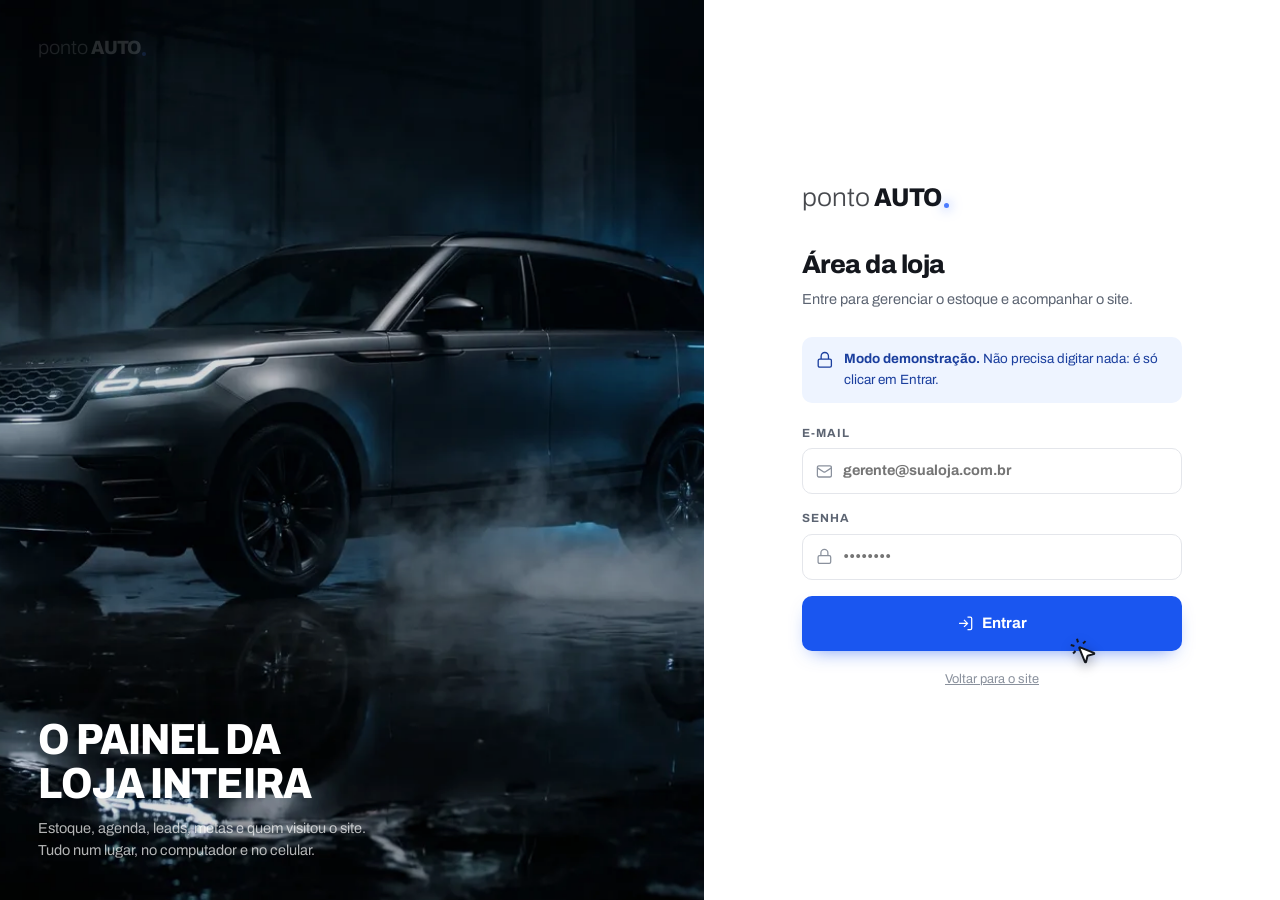
<file: entrar.html>
<!DOCTYPE html>
<html lang="pt-BR">
<head>
<meta charset="utf-8">
<meta name="viewport" content="width=device-width, initial-scale=1">
<title>Entrar | Painel ponto AUTO</title>
<meta name="robots" content="noindex">
<meta name="theme-color" content="#08090C">
<link rel="icon" href="data:image/svg+xml,%3Csvg xmlns='http://www.w3.org/2000/svg' viewBox='0 0 32 32'%3E%3Crect width='32' height='32' rx='7' fill='%2308090C'/%3E%3Ccircle cx='16' cy='16' r='6' fill='%231A56F0'/%3E%3C/svg%3E">
<link rel="preconnect" href="https://fonts.googleapis.com">
<link rel="preconnect" href="https://fonts.gstatic.com" crossorigin>
<link rel="stylesheet" href="https://fonts.googleapis.com/css2?family=Archivo:wdth,wght@62..125,200..900&display=swap">
<link rel="stylesheet" href="assets/css/painel.css">
</head>
<body>
<script src="assets/js/icones.js"></script>
<!-- Tela de entrar do painel. É DEMONSTRAÇÃO: os campos existem para o lojista
     ver como seria, mas "Entrar" vai direto, sem digitar nada. Num cliente de
     verdade aqui entra o login do Supabase (como no D-Car). -->
<main class="entrar">
  <section class="entrar__foto">
    <a class="marca" href="index.html"><span class="fino">ponto</span>AUTO<i></i></a>
    <img src="assets/img/hero/hero-1600.webp" alt="" aria-hidden="true">
    <div>
      <h2>O painel da loja inteira</h2>
      <p>Estoque, agenda, leads, metas e quem visitou o site. Tudo num lugar,
         no computador e no celular.</p>
    </div>
  </section>

  <section class="entrar__form">
    <form class="entrar__caixa" id="form-entrar">
      <a class="marca" href="index.html"><span class="fino">ponto</span>AUTO<i></i></a>
      <h1>Área da loja</h1>
      <p>Entre para gerenciar o estoque e acompanhar o site.</p>

      <div class="aviso-demo">
        <svg class="icone" aria-hidden="true"><use href="#i-lock"></use></svg>
        <span><b>Modo demonstração.</b> Não precisa digitar nada: é só clicar em Entrar.</span>
      </div>

      <label class="campo">
        <span>E-mail</span>
        <span class="entrada">
          <svg class="icone" aria-hidden="true"><use href="#i-mail"></use></svg>
          <input type="email" placeholder="gerente@sualoja.com.br" autocomplete="off">
        </span>
      </label>
      <label class="campo">
        <span>Senha</span>
        <span class="entrada">
          <svg class="icone" aria-hidden="true"><use href="#i-lock"></use></svg>
          <input type="password" placeholder="••••••••" autocomplete="off">
        </span>
      </label>

      <button class="bt bt--pri bt--grande bt--chama" type="submit">
        <span class="bt__varre" aria-hidden="true"></span>
        <svg class="icone" aria-hidden="true"><use href="#i-log-in"></use></svg>
        Entrar
        <span class="bt__toque" aria-hidden="true"><svg class="icone" viewBox="0 0 24 24"><use href="#i-mouse-pointer-click"></use></svg></span>
      </button>
      <p style="margin-top:1.2rem;font-size:.8rem;color:var(--texto-3);text-align:center">
        <a href="index.html" style="text-decoration:underline">Voltar para o site</a>
      </p>
    </form>
  </section>
</main>
<script>
  // demonstração: entra direto, sem validar nada
  document.getElementById('form-entrar').addEventListener('submit', function (e) {
    e.preventDefault();
    location.href = 'painel.html';
  });
</script>
</body>
</html>
</file>
<file: assets/css/painel.css>
/* ==========================================================================
   ponto AUTO, painel da loja (demonstração)
   --------------------------------------------------------------------------
   Barra lateral escura, área clara. Cores de marca vêm do mesmo --acento do
   site; as cores dos GRÁFICOS vêm da paleta validada do guia de dataviz
   (azul, laranja, água), nunca do acento, e sempre na mesma ordem.
   ========================================================================== */

:root {
  --acento: #1A56F0;
  --acento-2: #4B7BFF;
  --brilho: #5FD4FF;
  --zap: #25D366;

  --tinta: #08090C;
  --lateral: #0d1017;
  --lateral-2: #161a23;
  --fundo: #f4f5f7;
  --cartao: #ffffff;
  --linha: #e4e6eb;
  --linha-2: #eef0f3;
  --texto: #14171d;
  --texto-2: #5c6472;
  --texto-3: #8a919d;

  /* gráficos: paleta de referência (validada), ordem fixa */
  --s1: #2a78d6;   /* azul */
  --s2: #eb6834;   /* laranja */
  --s3: #1baf7a;   /* água */
  --s4: #eda100;   /* amarelo (só com rótulo) */
  --s5: #e87ba4;   /* magenta (só com rótulo) */

  /* estados: reservados, sempre com ícone e texto */
  --bom: #17a34a;
  --alerta: #d97706;
  --critico: #dc2626;

  --raio: 14px;
  --suave: cubic-bezier(.22, 1, .36, 1);
  --fonte: 'Archivo', system-ui, -apple-system, 'Segoe UI', sans-serif;
}

*, *::before, *::after { box-sizing: border-box; }
html, body { margin: 0; }
body {
  font-family: var(--fonte); font-size: 14.5px; line-height: 1.5;
  color: var(--texto); background: var(--fundo);
  font-variant-numeric: tabular-nums;
}
a { color: inherit; text-decoration: none; }
button, input, select, textarea { font: inherit; color: inherit; }
button { cursor: pointer; }
ul { margin: 0; padding: 0; list-style: none; }
h1, h2, h3, h4, p { margin: 0; }
img { display: block; max-width: 100%; }
.icone { width: 1em; height: 1em; stroke-width: 1.8; fill: none; stroke: currentColor; flex: none; }
.icone--cheio { fill: currentColor; stroke: none; }
:focus-visible { outline: 2px solid var(--acento); outline-offset: 2px; border-radius: 6px; }
.oculto { position: absolute; width: 1px; height: 1px; overflow: hidden; clip: rect(0 0 0 0); white-space: nowrap; }

/* ---------- marca ---------- */
.marca { display: flex; align-items: baseline; gap: .14em; font-size: 1.2rem; font-weight: 800; font-stretch: 92%; letter-spacing: -.03em; line-height: 1; color: #fff; }
.marca .fino { font-weight: 300; font-stretch: 105%; opacity: .78; letter-spacing: 0; }
.marca i { width: .2em; height: .2em; border-radius: 50%; background: var(--acento-2); align-self: flex-end; margin: 0 0 .1em -.06em; box-shadow: 0 0 12px 1px rgba(75, 123, 255, .6); }

/* ==========================================================================
   TELA DE ENTRAR
   ========================================================================== */
.entrar { min-height: 100svh; display: grid; }
@media (min-width: 900px) { .entrar { grid-template-columns: 1.1fr .9fr; } }
.entrar__foto { position: relative; display: none; overflow: hidden; background: var(--tinta); color: #fff; }
@media (min-width: 900px) { .entrar__foto { display: flex; flex-direction: column; justify-content: space-between; padding: 2.4rem; } }
.entrar__foto img { position: absolute; inset: 0; width: 100%; height: 100%; object-fit: cover; opacity: .85; }
.entrar__foto::after { content: ''; position: absolute; inset: 0; background: linear-gradient(to top, rgba(8,9,12,.95), rgba(8,9,12,.2) 55%, rgba(8,9,12,.7)); }
.entrar__foto > * { position: relative; z-index: 1; }
.entrar__foto h2 { font-size: clamp(2rem, 3.4vw, 3rem); font-weight: 800; font-stretch: 88%; line-height: 1; text-transform: uppercase; letter-spacing: -.02em; max-width: 14ch; }
.entrar__foto p { margin-top: .8rem; color: rgba(255,255,255,.7); max-width: 42ch; }
.entrar__form { display: grid; place-items: center; padding: 2rem 1.2rem; background: var(--cartao); }
.entrar__caixa { width: min(100%, 380px); }
.entrar__caixa .marca { color: var(--texto); font-size: 1.6rem; margin-bottom: 2.2rem; }
.entrar__caixa h1 { font-size: 1.6rem; font-weight: 800; letter-spacing: -.02em; }
.entrar__caixa > p { color: var(--texto-2); margin: .3rem 0 1.6rem; }
.aviso-demo {
  display: flex; gap: .6rem; align-items: flex-start;
  padding: .8rem .9rem; margin-bottom: 1.4rem; border-radius: 10px;
  background: #eef4ff; color: #1b3f9e; font-size: .84rem;
}
.aviso-demo .icone { width: 1.1rem; height: 1.1rem; margin-top: .1rem; }

/* ==========================================================================
   CAMPOS, BOTÕES, PÍLULAS
   ========================================================================== */
.campo { display: grid; gap: .35rem; margin-bottom: 1rem; }
.campo > span { font-size: .74rem; font-weight: 700; letter-spacing: .08em; text-transform: uppercase; color: var(--texto-2); }
.entrada { position: relative; display: flex; align-items: center; }
.entrada .icone { position: absolute; left: .85rem; color: var(--texto-3); width: 1.05rem; height: 1.05rem; pointer-events: none; }
.entrada input[type] { padding-left: 2.5rem; }
input[type=text], input[type=email], input[type=password], input[type=number], input[type=date], input[type=time], input[type=search], select, textarea {
  width: 100%; padding: .7rem .85rem; border: 1px solid var(--linha); border-radius: 10px;
  background: #fff; font-size: .9rem; transition: border-color .2s ease, box-shadow .2s ease;
}
input:focus, select:focus, textarea:focus { outline: none; border-color: var(--acento); box-shadow: 0 0 0 3px rgba(26,86,240,.14); }
textarea { resize: vertical; min-height: 80px; }

.bt {
  display: inline-flex; align-items: center; justify-content: center; gap: .5rem;
  padding: .65rem 1.05rem; border-radius: 10px; border: 1px solid transparent;
  font-weight: 700; font-size: .86rem; white-space: nowrap;
  transition: background .2s ease, border-color .2s ease, transform .2s ease, box-shadow .2s ease;
}
.bt .icone { width: 1.05rem; height: 1.05rem; }
.bt--pri { background: var(--acento); color: #fff; box-shadow: 0 8px 20px -10px rgba(26,86,240,.7); }
.bt--pri:hover { background: #1140C4; transform: translateY(-1px); }
.bt--sec { background: #fff; border-color: var(--linha); }
.bt--sec:hover { border-color: var(--texto-3); }
.bt--fan { background: transparent; color: var(--texto-2); }
.bt--fan:hover { background: var(--linha-2); color: var(--texto); }
.bt--grande { width: 100%; padding: .95rem; font-size: .95rem; }
.bt--icone { padding: .55rem; }
.bt--perigo { color: var(--critico); }

.pilula {
  display: inline-flex; align-items: center; gap: .35rem;
  padding: .22rem .6rem; border-radius: 999px; font-size: .74rem; font-weight: 700; white-space: nowrap;
}
.pilula .icone { width: .9rem; height: .9rem; }
.pilula--bom { background: #e7f7ee; color: #127a3a; }
.pilula--alerta { background: #fdf3e2; color: #9a5a04; }
.pilula--critico { background: #fde8e8; color: #a61b1b; }
.pilula--neutro { background: var(--linha-2); color: var(--texto-2); }
.pilula--azul { background: #e9f1fc; color: #1d5bb0; }

/* ==========================================================================
   ESTRUTURA DO PAINEL
   ========================================================================== */
.painel { display: grid; min-height: 100svh; }
@media (min-width: 1000px) { .painel { grid-template-columns: 248px 1fr; } }

.lateral {
  position: fixed; inset: 0 auto 0 0; z-index: 40; width: 248px;
  display: flex; flex-direction: column; gap: 1.4rem;
  padding: 1.3rem 1rem; background: var(--lateral); color: rgba(255,255,255,.72);
  transform: translateX(-100%); transition: transform .4s var(--suave);
  overflow-y: auto;
}
.lateral.aberta { transform: none; }
@media (min-width: 1000px) { .lateral { position: sticky; top: 0; height: 100svh; transform: none; } }
.lateral .marca { padding: .2rem .5rem; }
.lateral__loja {
  display: flex; align-items: center; gap: .7rem; padding: .7rem .6rem; border-radius: 12px;
  background: var(--lateral-2); font-size: .8rem;
}
.lateral__loja b { display: block; color: #fff; font-size: .88rem; }
.lateral__loja .icone { width: 1.5rem; height: 1.5rem; color: var(--brilho); }
.nav { display: grid; gap: .15rem; }
.nav small { padding: .8rem .7rem .3rem; font-size: .66rem; font-weight: 700; letter-spacing: .16em; text-transform: uppercase; color: rgba(255,255,255,.35); }
.nav a {
  display: flex; align-items: center; gap: .75rem; padding: .62rem .7rem; border-radius: 10px;
  font-weight: 600; font-size: .88rem; transition: background .2s ease, color .2s ease;
}
.nav a .icone { width: 1.15rem; height: 1.15rem; }
.nav a:hover { background: var(--lateral-2); color: #fff; }
.nav a[aria-current="page"] { background: rgba(26,86,240,.18); color: #fff; box-shadow: inset 3px 0 0 var(--acento-2); }
.nav a .conta { margin-left: auto; padding: .05rem .45rem; border-radius: 99px; background: var(--acento); color: #fff; font-size: .7rem; }
.lateral__pe { margin-top: auto; display: grid; gap: .4rem; }
.lateral__pe a { display: flex; align-items: center; gap: .7rem; padding: .55rem .7rem; border-radius: 10px; font-size: .84rem; }
.lateral__pe a:hover { background: var(--lateral-2); color: #fff; }
.veu { position: fixed; inset: 0; z-index: 35; background: rgba(8,9,12,.5); opacity: 0; pointer-events: none; transition: opacity .3s ease; }
.veu.mostra { opacity: 1; pointer-events: auto; }
@media (min-width: 1000px) { .veu { display: none; } }

.principal { min-width: 0; display: flex; flex-direction: column; }
.barra {
  position: sticky; top: 0; z-index: 30;
  display: flex; align-items: center; gap: .8rem;
  padding: .8rem clamp(1rem, 2.4vw, 2rem);
  background: rgba(244,245,247,.86); backdrop-filter: blur(12px);
  border-bottom: 1px solid var(--linha);
}
.barra__menu { display: inline-flex; }
@media (min-width: 1000px) { .barra__menu { display: none; } }
.barra__busca { flex: 1; max-width: 420px; }
.barra__busca input { background: #fff; }
.barra__acoes { margin-left: auto; display: flex; align-items: center; gap: .4rem; }
.sino { position: relative; }
.sino i { position: absolute; top: 6px; right: 7px; width: 8px; height: 8px; border-radius: 50%; background: var(--critico); border: 2px solid var(--fundo); }
.perfil { display: flex; align-items: center; gap: .6rem; padding: .3rem .5rem .3rem .3rem; border-radius: 999px; background: #fff; border: 1px solid var(--linha); }
.perfil span.av { width: 32px; height: 32px; border-radius: 50%; display: grid; place-items: center; background: var(--tinta); color: #fff; font-weight: 800; font-size: .8rem; }
.perfil b { font-size: .82rem; display: block; line-height: 1.1; }
.perfil small { font-size: .7rem; color: var(--texto-3); }
@media (max-width: 640px) { .perfil div, .barra__busca { display: none; } }

.conteudo { padding: clamp(1rem, 2.4vw, 2rem); display: grid; gap: 1.2rem; align-content: start; }
.tela { display: none; gap: 1.2rem; }
.tela.ativa { display: grid; animation: entra .45s var(--suave); }
@keyframes entra { from { opacity: 0; transform: translateY(8px); } }
.titulo-tela { display: flex; flex-wrap: wrap; align-items: flex-end; justify-content: space-between; gap: 1rem; }
.titulo-tela h1 { font-size: clamp(1.4rem, 2.4vw, 1.9rem); font-weight: 800; letter-spacing: -.02em; }
.titulo-tela p { color: var(--texto-2); }
.titulo-tela .acoes { display: flex; gap: .5rem; flex-wrap: wrap; }

/* período (filtro de datas numa linha só, em cima dos gráficos) */
.periodo { display: inline-flex; padding: 3px; border-radius: 10px; background: #fff; border: 1px solid var(--linha); }
.periodo button { border: 0; background: transparent; padding: .45rem .8rem; border-radius: 8px; font-size: .8rem; font-weight: 700; color: var(--texto-2); }
.periodo button[aria-pressed="true"] { background: var(--tinta); color: #fff; }

/* ---------- cartões e grades ---------- */
.cartao { background: var(--cartao); border: 1px solid var(--linha); border-radius: var(--raio); padding: 1.15rem 1.2rem; min-width: 0; }
.cartao__topo { display: flex; align-items: flex-start; justify-content: space-between; gap: 1rem; margin-bottom: .9rem; }
.cartao__topo h2 { font-size: .98rem; font-weight: 800; }
.cartao__topo p { font-size: .8rem; color: var(--texto-3); }
.grade { display: grid; gap: 1.2rem; }
@media (min-width: 700px) { .grade--4 { grid-template-columns: repeat(2, 1fr); } }
@media (min-width: 1200px) { .grade--4 { grid-template-columns: repeat(4, 1fr); } .grade--5 { grid-template-columns: repeat(5, 1fr); } }
@media (min-width: 700px) and (max-width: 1199px) { .grade--5 { grid-template-columns: repeat(3, 1fr); } }
@media (min-width: 1100px) { .grade--2-1 { grid-template-columns: 2fr 1fr; } .grade--1-1 { grid-template-columns: 1fr 1fr; } .grade--1-2 { grid-template-columns: 1fr 2fr; } }

/* número em destaque */
.kpi { display: grid; gap: .25rem; }
.kpi__rotulo { display: flex; align-items: center; gap: .45rem; font-size: .8rem; font-weight: 600; color: var(--texto-2); }
.kpi__rotulo .icone { width: 1.05rem; height: 1.05rem; color: var(--acento); }
.kpi__valor { font-size: clamp(1.6rem, 2.4vw, 2rem); font-weight: 800; font-stretch: 92%; letter-spacing: -.03em; line-height: 1.1; }
.kpi__var { display: inline-flex; align-items: center; gap: .25rem; font-size: .78rem; font-weight: 700; }
.kpi__var .icone { width: .95rem; height: .95rem; }
.kpi__var--sobe { color: var(--bom); }
.kpi__var--desce { color: var(--critico); }
.kpi__var small { color: var(--texto-3); font-weight: 500; margin-left: .2rem; }
.barra-meta { height: 6px; border-radius: 99px; background: var(--linha-2); overflow: hidden; margin-top: .4rem; }
.barra-meta i { display: block; height: 100%; border-radius: 99px; background: var(--s1); transform-origin: left; animation: enche 1.2s var(--suave) both; }
@keyframes enche { from { transform: scaleX(0); } }

.grafico { position: relative; height: 260px; }
.grafico--baixo { height: 210px; }
.legenda { display: flex; flex-wrap: wrap; gap: .4rem 1rem; font-size: .78rem; color: var(--texto-2); }
.legenda span { display: inline-flex; align-items: center; gap: .4rem; }
.legenda i { width: 10px; height: 10px; border-radius: 3px; }
.legenda i.linha-tracejada { height: 2px; width: 14px; border-radius: 0; background: repeating-linear-gradient(90deg, var(--texto-2) 0 4px, transparent 4px 7px); }

/* lista com barra (carros mais vistos, origem, cidades) */
.lista-barras { display: grid; gap: .75rem; }
.lista-barras li { display: grid; grid-template-columns: 1fr auto; gap: .3rem .8rem; align-items: center; font-size: .85rem; }
.lista-barras li b { font-weight: 700; }
.lista-barras li .valor { font-weight: 700; color: var(--texto); }
.lista-barras li .trilho { grid-column: 1 / -1; height: 8px; border-radius: 99px; background: var(--linha-2); overflow: hidden; }
.lista-barras li .trilho i { display: block; height: 100%; border-radius: 99px; background: var(--s1); transform-origin: left; animation: enche 1.1s var(--suave) both; }
.lista-barras li .trilho i[data-tom="2"] { background: var(--s2); }
.lista-barras li .trilho i[data-tom="3"] { background: var(--s3); }
.lista-barras .mini-foto { display: flex; align-items: center; gap: .7rem; min-width: 0; }
.lista-barras .mini-foto img { width: 54px; height: 40px; object-fit: cover; border-radius: 6px; flex: none; }
.lista-barras .mini-foto span { overflow: hidden; text-overflow: ellipsis; white-space: nowrap; }

/* funil */
.funil { display: grid; gap: .5rem; }
.funil li { display: grid; grid-template-columns: 150px 1fr 70px; align-items: center; gap: .8rem; font-size: .84rem; }
.funil .trilho { height: 28px; border-radius: 6px; background: var(--linha-2); overflow: hidden; }
.funil .trilho i { display: block; height: 100%; border-radius: 0 4px 4px 0; background: var(--s1); transform-origin: left; animation: enche 1.2s var(--suave) both; }
.funil b { text-align: right; }
.funil small { display: block; color: var(--texto-3); font-size: .72rem; }
@media (max-width: 560px) { .funil li { grid-template-columns: 1fr 60px; } .funil .trilho { grid-column: 1 / -1; grid-row: 2; } }

/* feed */
.feed { display: grid; gap: .1rem; }
.feed li { display: grid; grid-template-columns: 34px 1fr auto; gap: .7rem; align-items: center; padding: .55rem 0; border-bottom: 1px solid var(--linha-2); font-size: .84rem; }
.feed li:last-child { border: 0; }
.feed .bolinha { width: 34px; height: 34px; border-radius: 10px; display: grid; place-items: center; background: #e9f7ef; color: var(--bom); }
.feed .bolinha .icone { width: 1.05rem; height: 1.05rem; }
.feed .bolinha--azul { background: #e9f1fc; color: var(--s1); }
.feed .bolinha--laranja { background: #fdeee7; color: #c2521f; }
.feed small { color: var(--texto-3); font-size: .74rem; }
.feed .novo { animation: pisca-novo 2.4s ease; }
@keyframes pisca-novo { 0%, 30% { background: #e9f7ef; } 100% { background: transparent; } }

/* ---------- tabela ---------- */
.tabela-caixa { overflow-x: auto; margin: 0 -1.2rem -1.15rem; }
table { width: 100%; border-collapse: collapse; font-size: .85rem; }
th { text-align: left; font-size: .7rem; font-weight: 700; letter-spacing: .1em; text-transform: uppercase; color: var(--texto-3); padding: .7rem 1.2rem; border-bottom: 1px solid var(--linha); white-space: nowrap; background: #fafbfc; }
td { padding: .7rem 1.2rem; border-bottom: 1px solid var(--linha-2); vertical-align: middle; }
tr:last-child td { border-bottom: 0; }
tbody tr { transition: background .15s ease; }
tbody tr:hover { background: #fafbfd; }
.carro-celula { display: flex; align-items: center; gap: .8rem; min-width: 230px; }
.carro-celula img { width: 72px; height: 54px; object-fit: cover; border-radius: 8px; flex: none; background: var(--linha-2); }
.carro-celula b { display: block; font-size: .9rem; }
.carro-celula small { color: var(--texto-3); }
td.num { text-align: right; white-space: nowrap; }
th.num { text-align: right; }
.sel-status { padding: .35rem .55rem; border-radius: 8px; font-size: .78rem; font-weight: 700; width: auto; }
.filtros-linha { display: flex; flex-wrap: wrap; gap: .5rem; align-items: center; }
.filtros-linha input[type=search] { max-width: 280px; }
.filtros-linha select { width: auto; }

/* ---------- agenda ---------- */
.agenda { display: grid; gap: 1.2rem; }
@media (min-width: 1200px) { .agenda { grid-template-columns: 1fr 330px; } }
.cal-topo { display: flex; flex-wrap: wrap; align-items: center; gap: .6rem; margin-bottom: .9rem; }
.cal-topo h2 { font-size: 1.15rem; font-weight: 800; min-width: 170px; }
.cal-topo .dir { margin-left: auto; display: flex; gap: .4rem; }
.cal-semana, .cal-grade { display: grid; grid-template-columns: repeat(7, 1fr); }
.cal-semana span { padding: .4rem; font-size: .7rem; font-weight: 700; letter-spacing: .1em; text-transform: uppercase; color: var(--texto-3); text-align: center; }
.cal-grade { border-top: 1px solid var(--linha); border-left: 1px solid var(--linha); border-radius: 10px; overflow: hidden; }
.cal-dia {
  min-height: 108px; padding: .35rem; border-right: 1px solid var(--linha); border-bottom: 1px solid var(--linha);
  background: #fff; display: flex; flex-direction: column; gap: .2rem; cursor: pointer; transition: background .15s ease; min-width: 0;
}
.cal-dia:hover { background: #fafbfd; }
.cal-dia.fora { background: #fafafa; color: var(--texto-3); }
.cal-dia.selecionado { box-shadow: inset 0 0 0 2px var(--acento); }
.cal-dia .num { font-size: .78rem; font-weight: 700; width: 26px; height: 26px; display: grid; place-items: center; border-radius: 50%; }
.cal-dia.hoje .num { background: var(--acento); color: #fff; }
.evento {
  display: flex; align-items: center; gap: .3rem; padding: .15rem .35rem; border-radius: 5px;
  font-size: .68rem; font-weight: 600; white-space: nowrap; overflow: hidden; text-overflow: ellipsis;
  background: var(--linha-2); color: var(--texto); border-left: 3px solid var(--cor, var(--texto-3));
}
.evento b { font-weight: 800; }
.cal-dia .mais { font-size: .68rem; color: var(--texto-3); font-weight: 700; padding-left: .3rem; }
@media (max-width: 700px) { .cal-dia { min-height: 64px; } .cal-dia .evento { display: none; } .cal-dia .pontos { display: flex; gap: 3px; flex-wrap: wrap; padding-left: .3rem; } }
.cal-dia .pontos { display: none; }
.cal-dia .pontos i { width: 6px; height: 6px; border-radius: 50%; background: var(--cor); }
.tipos { display: flex; flex-wrap: wrap; gap: .4rem .9rem; font-size: .76rem; color: var(--texto-2); margin-top: .8rem; }
.tipos span { display: inline-flex; align-items: center; gap: .35rem; }
.tipos i { width: 10px; height: 10px; border-radius: 3px; background: var(--cor); }
.dia-lista { display: grid; gap: .5rem; }
.dia-item { display: grid; grid-template-columns: 54px 1fr auto; gap: .7rem; align-items: start; padding: .7rem; border-radius: 10px; border: 1px solid var(--linha); border-left: 4px solid var(--cor); }
.dia-item time { font-weight: 800; font-size: .9rem; }
.dia-item b { display: block; font-size: .86rem; }
.dia-item small { color: var(--texto-3); font-size: .76rem; }
.vazio { padding: 1.4rem; text-align: center; color: var(--texto-3); font-size: .85rem; border: 1px dashed var(--linha); border-radius: 10px; }

/* rotinas */
.rotinas { display: grid; gap: .35rem; }
.rotina { display: flex; align-items: center; gap: .7rem; padding: .6rem .7rem; border-radius: 10px; transition: background .15s ease; cursor: pointer; }
.rotina:hover { background: var(--linha-2); }
.rotina input { width: 18px; height: 18px; accent-color: var(--acento); flex: none; }
.rotina span { flex: 1; font-size: .86rem; }
.rotina small { color: var(--texto-3); font-size: .74rem; }
.rotina.feita span { text-decoration: line-through; color: var(--texto-3); }

/* ---------- leads (quadro) ---------- */
.quadro { display: grid; grid-auto-flow: column; grid-auto-columns: minmax(250px, 1fr); gap: 1rem; overflow-x: auto; padding-bottom: .6rem; }
.coluna { background: #eceef2; border-radius: var(--raio); padding: .75rem; display: flex; flex-direction: column; gap: .6rem; min-height: 320px; transition: background .2s ease, box-shadow .2s ease; }
.coluna.alvo { background: #e3ebfb; box-shadow: inset 0 0 0 2px var(--acento); }
.coluna h3 { display: flex; align-items: center; gap: .5rem; font-size: .82rem; font-weight: 800; text-transform: uppercase; letter-spacing: .06em; padding: .2rem .2rem .3rem; }
.coluna h3 span { margin-left: auto; padding: .05rem .5rem; border-radius: 99px; background: #fff; font-size: .72rem; color: var(--texto-2); }
.lead { background: #fff; border: 1px solid var(--linha); border-radius: 12px; padding: .75rem; display: grid; gap: .45rem; cursor: grab; transition: box-shadow .2s ease, transform .2s ease; }
.lead:hover { box-shadow: 0 10px 24px -16px rgba(8,9,12,.4); transform: translateY(-1px); }
.lead.arrastando { opacity: .5; }
.lead b { font-size: .9rem; }
.lead p { font-size: .8rem; color: var(--texto-2); }
.lead .rodape-lead { display: flex; justify-content: space-between; align-items: center; font-size: .72rem; color: var(--texto-3); }
.lead a.zap { color: var(--bom); display: inline-flex; }

/* ---------- metas ---------- */
.anel { position: relative; width: 132px; height: 132px; margin: 0 auto .6rem; }
.anel svg { width: 100%; height: 100%; transform: rotate(-90deg); }
.anel circle { fill: none; stroke-width: 10; }
.anel .fundo-anel { stroke: var(--linha-2); }
.anel .frente { stroke: var(--s1); stroke-linecap: round; transition: stroke-dashoffset 1.4s var(--suave); }
.anel div { position: absolute; inset: 0; display: grid; place-content: center; text-align: center; }
.anel b { font-size: 1.6rem; font-weight: 800; letter-spacing: -.03em; line-height: 1; }
.anel small { font-size: .72rem; color: var(--texto-3); }
.meta-cartao { text-align: center; }
.meta-cartao h3 { font-size: .9rem; font-weight: 800; }
.meta-cartao p { font-size: .8rem; color: var(--texto-2); margin-top: .2rem; }

/* ---------- mapa de calor ---------- */
.calor { display: grid; grid-template-columns: 34px repeat(24, 1fr); gap: 3px; font-size: .64rem; color: var(--texto-3); }
.calor span { display: flex; align-items: center; }
.calor i { aspect-ratio: 1; border-radius: 3px; background: var(--c); position: relative; }
.calor i:hover { outline: 2px solid var(--texto); outline-offset: 1px; }
.calor .hora { text-align: center; justify-content: center; }
.escala { display: flex; align-items: center; gap: .4rem; font-size: .72rem; color: var(--texto-3); margin-top: .7rem; }
.escala i { width: 18px; height: 10px; border-radius: 2px; }

/* ---------- modal ---------- */
.modal { position: fixed; inset: 0; z-index: 60; display: grid; place-items: center; padding: 1rem; background: rgba(8,9,12,.55); backdrop-filter: blur(3px); opacity: 0; pointer-events: none; transition: opacity .25s ease; }
.modal.aberto { opacity: 1; pointer-events: auto; }
.modal__caixa { width: min(100%, 620px); max-height: 90svh; overflow-y: auto; background: #fff; border-radius: 18px; padding: 1.4rem; transform: translateY(14px) scale(.98); transition: transform .35s var(--suave); }
.modal.aberto .modal__caixa { transform: none; }
.modal__topo { display: flex; align-items: center; justify-content: space-between; margin-bottom: 1.1rem; }
.modal__topo h2 { font-size: 1.15rem; font-weight: 800; }
.form-grade { display: grid; gap: 0 1rem; }
@media (min-width: 560px) { .form-grade { grid-template-columns: 1fr 1fr; } .form-grade .inteiro { grid-column: 1 / -1; } }
.modal__pe { display: flex; justify-content: flex-end; gap: .5rem; margin-top: .6rem; }
.envio-fotos { display: grid; place-items: center; gap: .3rem; padding: 1.2rem; border: 2px dashed var(--linha); border-radius: 12px; color: var(--texto-2); font-size: .84rem; text-align: center; cursor: pointer; }
.envio-fotos:hover { border-color: var(--acento); color: var(--acento); }
.envio-fotos .icone { width: 1.6rem; height: 1.6rem; }
.previas { display: flex; gap: .4rem; flex-wrap: wrap; margin-top: .6rem; }
.previas img { width: 70px; height: 52px; object-fit: cover; border-radius: 6px; }

/* toast */
.aviso { position: fixed; right: 1rem; bottom: 1rem; z-index: 70; display: flex; align-items: center; gap: .6rem; padding: .8rem 1rem; border-radius: 12px; background: var(--tinta); color: #fff; font-size: .86rem; box-shadow: 0 14px 34px -14px rgba(0,0,0,.5); transform: translateY(130%); transition: transform .4s var(--suave); }
.aviso.mostra { transform: none; }
.aviso .icone { color: var(--zap); width: 1.1rem; height: 1.1rem; }

/* dica de gráfico (tooltip do Chart.js no padrão do painel) */
.nota-rodape { font-size: .74rem; color: var(--texto-3); }

@media (prefers-reduced-motion: reduce) {
  *, *::before, *::after { animation-duration: .001ms !important; transition-duration: .001ms !important; }
}

/* ==========================================================================
   AGENDA: vistas de semana e dia, tarefas editáveis
   ========================================================================== */
.sel-pessoa { width: auto; padding: .55rem .8rem; font-weight: 600; font-size: .82rem; }
.cal-semana-grade { display: grid; grid-template-columns: repeat(7, minmax(0, 1fr)); gap: .5rem; }
.cal-col { display: flex; flex-direction: column; gap: .4rem; min-height: 360px; padding: .5rem; border-radius: 12px; background: #fafbfc; border: 1px solid var(--linha-2); cursor: pointer; min-width: 0; }
.cal-col.hoje { background: #eef4ff; border-color: #cbdcfb; }
.cal-col.selecionado { box-shadow: inset 0 0 0 2px var(--acento); }
.cal-col header { display: flex; align-items: baseline; gap: .35rem; padding: .1rem .2rem .4rem; border-bottom: 1px solid var(--linha); }
.cal-col header small { font-size: .7rem; font-weight: 700; letter-spacing: .1em; text-transform: uppercase; color: var(--texto-3); }
.cal-col header b { font-size: 1.15rem; }
.cartao-evento {
  display: grid; gap: .1rem; padding: .45rem .5rem; border-radius: 8px; background: #fff;
  border: 1px solid var(--linha); border-left: 3px solid var(--cor); font-size: .74rem; text-align: left; width: 100%;
  transition: box-shadow .2s ease, transform .2s ease;
}
.cartao-evento:hover { box-shadow: 0 8px 18px -12px rgba(8,9,12,.45); transform: translateY(-1px); }
.cartao-evento b { font-size: .76rem; }
.cartao-evento span { color: var(--texto-2); overflow: hidden; text-overflow: ellipsis; white-space: nowrap; }
@media (max-width: 900px) { .cal-semana-grade { grid-template-columns: 1fr; } .cal-col { min-height: 0; } }

.cal-dia-vista { display: grid; border-top: 1px solid var(--linha); }
.hora-linha { display: grid; grid-template-columns: 64px 1fr; min-height: 58px; border-bottom: 1px solid var(--linha-2); cursor: pointer; }
.hora-linha:hover { background: #fafbfd; }
.hora-linha time { padding: .5rem .3rem; font-size: .78rem; font-weight: 700; color: var(--texto-3); }
.hora-linha div { display: flex; flex-wrap: wrap; gap: .4rem; padding: .35rem 0; align-content: flex-start; }
.hora-linha .cartao-evento { width: auto; min-width: 220px; max-width: 100%; }

.evento, .dia-item, .cartao-evento { cursor: pointer; }
button.evento { border: 0; border-left: 3px solid var(--cor); width: 100%; text-align: left; font: inherit; }
.dia-item { background: #fff; text-align: left; width: 100%; font: inherit; color: inherit; transition: box-shadow .2s ease; }
.dia-item:hover { box-shadow: 0 8px 18px -12px rgba(8,9,12,.4); }

.rotina .acoes-rotina { flex: none; display: flex; gap: .1rem; opacity: 0; transition: opacity .2s ease; }
.rotina:hover .acoes-rotina, .rotina:focus-within .acoes-rotina { opacity: 1; }
@media (hover: none) { .rotina .acoes-rotina { opacity: 1; } }
.acoes-rotina button { border: 0; background: transparent; padding: .3rem; border-radius: 6px; color: var(--texto-3); display: inline-flex; }
.acoes-rotina button:hover { background: #fff; color: var(--texto); }
.rotina small.quem { display: block; font-size: .7rem; color: var(--texto-3); text-decoration: none; }

/* ==========================================================================
   LEADS, ESTOQUE, EQUIPE
   ========================================================================== */
.lead { cursor: pointer; }
.lead .temp { font-size: .68rem; font-weight: 700; }
.lead .temp--Quente { color: #c2410c; }
.lead .temp--Morno { color: #a16207; }
.lead .temp--Frio { color: #1d5bb0; }
.lead .resp { display: inline-flex; align-items: center; gap: .3rem; }
.lead .resp i { width: 20px; height: 20px; border-radius: 50%; background: var(--tinta); color: #fff; display: grid; place-items: center; font-size: .56rem; font-style: normal; font-weight: 800; }
.coluna .vazio { padding: .8rem; font-size: .76rem; }

.acoes-linha { display: flex; gap: .15rem; justify-content: flex-end; }

.permissoes { display: grid; gap: .7rem; }
@media (min-width: 620px) { .permissoes { grid-template-columns: 1fr 1fr; } }
.grupo-perm { border: 1px solid var(--linha); border-radius: 12px; padding: .75rem .85rem; }
.grupo-perm h3 { display: flex; align-items: center; gap: .45rem; font-size: .82rem; font-weight: 800; margin-bottom: .45rem; }
.grupo-perm h3 .icone { width: 1.05rem; height: 1.05rem; color: var(--acento); }
.grupo-perm label { display: flex; align-items: flex-start; gap: .55rem; padding: .3rem 0; font-size: .82rem; cursor: pointer; }
.grupo-perm label input { width: 17px; height: 17px; margin-top: .1rem; accent-color: var(--acento); flex: none; }
.grupo-perm label small { display: block; color: var(--texto-3); font-size: .72rem; }
.grupo-perm label.fixo { color: var(--texto-2); cursor: default; }
.chips-perm { display: flex; flex-wrap: wrap; gap: .25rem; max-width: 340px; }
.chips-perm .pilula { font-size: .68rem; }

.perfil select { border: 0; padding: 0 1.2rem 0 0; background: transparent; font-weight: 700; font-size: .82rem; width: auto; box-shadow: none; }
.perfil small { display: block; }
.painel-restrito { padding: 1.4rem; }

/* ---------- cadastro completo do veículo ---------- */
.modal__caixa--largo { width: min(100%, 880px); padding-top: 0; padding-bottom: 0; }
.modal__caixa--largo .modal__topo { position: sticky; top: 0; z-index: 3; background: #fff; padding: 1.2rem 0 .6rem; margin: 0; }
.abas-form { position: sticky; top: 58px; z-index: 2; display: flex; gap: .3rem; overflow-x: auto; padding: .4rem 0 .7rem; background: #fff; border-bottom: 1px solid var(--linha); margin-bottom: 1rem; scrollbar-width: none; }
.abas-form a { padding: .35rem .75rem; border-radius: 999px; background: var(--linha-2); font-size: .78rem; font-weight: 700; white-space: nowrap; color: var(--texto-2); }
.abas-form a:hover { background: var(--tinta); color: #fff; }
.bloco-form { border: 0; padding: 0 0 1.2rem; margin: 0 0 1.2rem; border-bottom: 1px solid var(--linha-2); scroll-margin-top: 110px; }
.bloco-form legend { padding: 0; margin-bottom: .8rem; font-size: .95rem; font-weight: 800; }
@media (min-width: 760px) { .form-grade--3 { grid-template-columns: repeat(3, 1fr); } }
.campo--check .linha-check { display: flex; align-items: center; gap: .5rem; min-height: 42px; font-size: .86rem; }
.campo--check input { width: 18px; height: 18px; accent-color: var(--acento); }
.chips-opc { display: flex; flex-wrap: wrap; gap: .4rem; margin-bottom: .8rem; }
.chips-opc label { display: inline-flex; align-items: center; gap: .35rem; padding: .4rem .75rem; border-radius: 999px; border: 1px solid var(--linha); font-size: .8rem; font-weight: 600; cursor: pointer; user-select: none; transition: background .15s ease, border-color .15s ease, color .15s ease; }
.chips-opc label:hover { border-color: var(--texto-3); }
.chips-opc input { position: absolute; opacity: 0; pointer-events: none; }
.chips-opc label:has(input:checked) { background: #e9f1fc; border-color: #9ec0ee; color: #1d5bb0; }
.chips-opc label .icone { width: .9rem; height: .9rem; display: none; }
.chips-opc label:has(input:checked) .icone { display: inline; }
.opc-novo { display: flex; gap: .5rem; }
.opc-novo input { flex: 1; }
.modal__caixa--largo .modal__pe { position: sticky; bottom: 0; z-index: 3; background: #fff; padding: .9rem 0 1.1rem; margin: 0; border-top: 1px solid var(--linha); box-shadow: 0 -12px 20px -16px rgba(8,9,12,.25); }
.campo--check > .linha-check { text-transform: none; letter-spacing: 0; font-weight: 500; font-size: .86rem; color: var(--texto); }

/* ---------- Entrar chama o clique (18/11/2026, pedido dele) ----------------
   Um ciclo de 2,4 s que não para: o cursor chega, "clica", o botão afunda um
   pouco, um anel de luz se abre e um brilho atravessa o botão. Passar o mouse
   tira o cursor da frente. Menos movimento no sistema: fica só o botão. */
.bt--chama { position: relative; isolation: isolate; animation: chama-aperta 2.4s ease-in-out infinite; }
.bt--chama::before {
  content: ''; position: absolute; inset: 0; z-index: -1; border-radius: inherit;
  animation: chama-anel 2.4s ease-out infinite;
}
.bt__varre { position: absolute; inset: 0; border-radius: inherit; overflow: hidden; pointer-events: none; }
.bt__varre::before {
  content: ''; position: absolute; top: 0; bottom: 0; left: -45%; width: 38%;
  background: linear-gradient(100deg, transparent, rgba(255, 255, 255, .5), transparent);
  transform: skewX(-18deg);
  animation: chama-varre 2.4s ease-in-out infinite;
}
.bt__toque {
  position: absolute; right: 22%; bottom: -16px; z-index: 2;
  width: 30px; height: 30px; pointer-events: none;
  filter: drop-shadow(0 4px 6px rgba(8, 9, 12, .35));
  animation: chama-toque 2.4s ease-in-out infinite;
  transition: opacity .3s ease;
}
.bt__toque .icone { width: 30px; height: 30px; fill: #fff; stroke: #14171D; stroke-width: 1.6; }
.bt--chama:hover .bt__toque, .bt--chama:focus-visible .bt__toque { opacity: 0; animation-play-state: paused; }
@keyframes chama-toque {
  0% { translate: 22px 20px; opacity: 0; scale: 1; }
  18% { translate: 0 0; opacity: 1; scale: 1; }
  27% { scale: .82; }
  36% { scale: 1; }
  68% { translate: 0 0; opacity: 1; }
  86%, 100% { translate: 22px 20px; opacity: 0; }
}
@keyframes chama-aperta { 0%, 25% { scale: 1; } 30% { scale: .965; } 38%, 100% { scale: 1; } }
@keyframes chama-anel {
  0%, 26% { box-shadow: 0 0 0 0 rgba(26, 86, 240, .55); }
  80%, 100% { box-shadow: 0 0 0 16px rgba(26, 86, 240, 0); }
}
@keyframes chama-varre { 0%, 28% { left: -45%; } 62%, 100% { left: 120%; } }
@media (prefers-reduced-motion: reduce) {
  .bt--chama, .bt--chama::before, .bt__varre::before { animation: none; }
  .bt__toque { display: none; }
}
</file>
